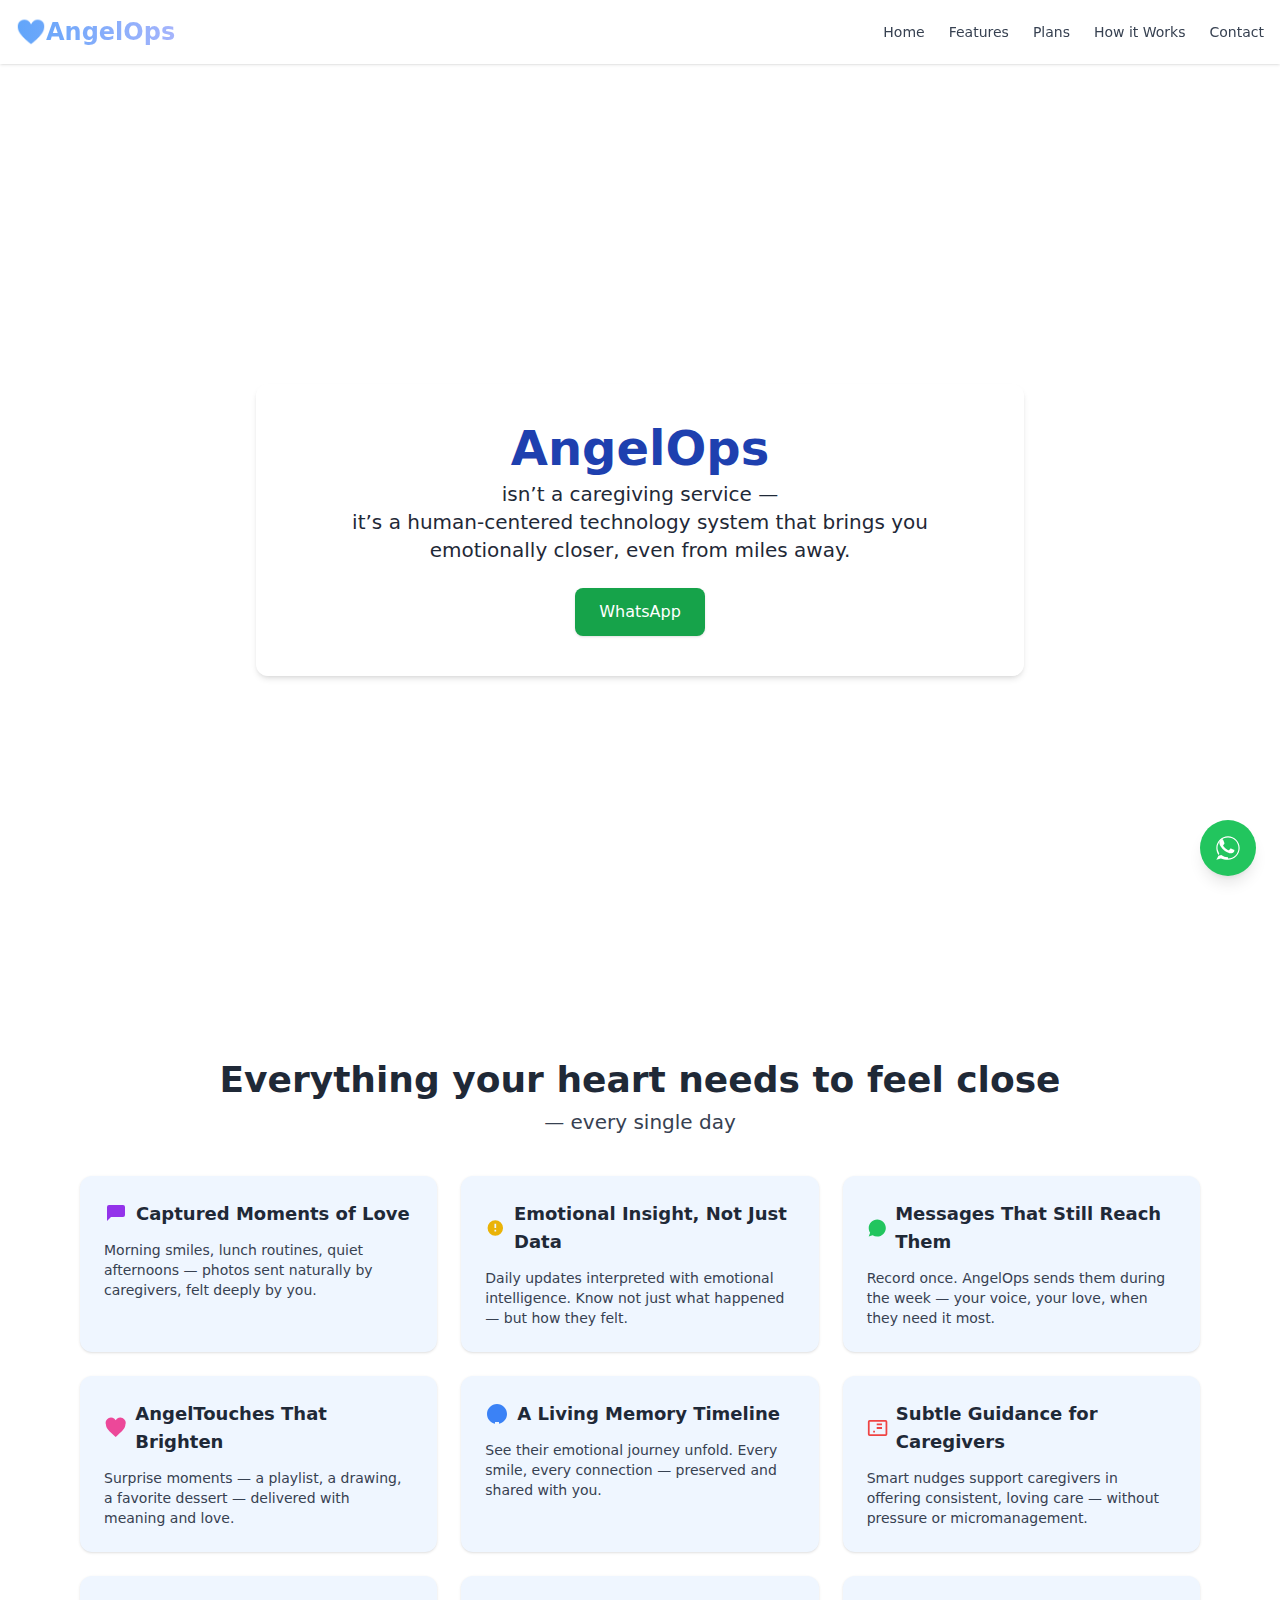
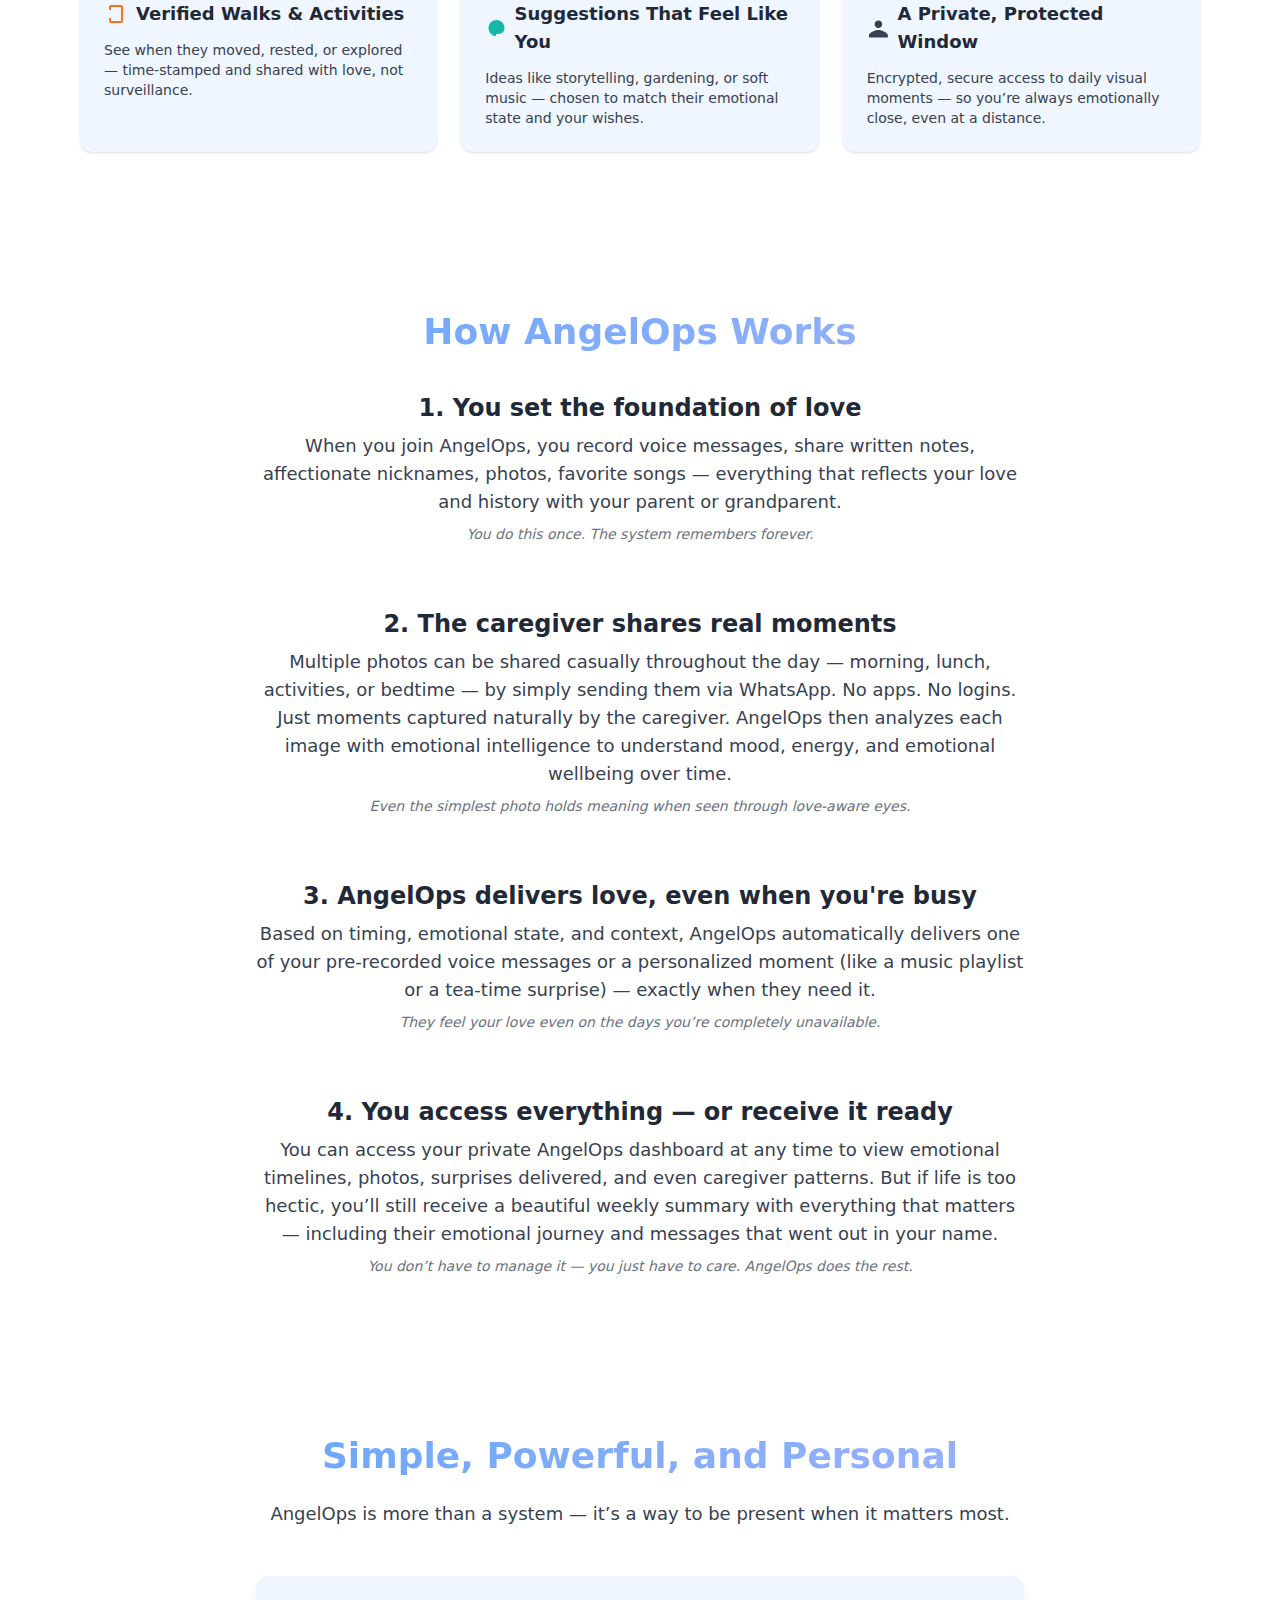
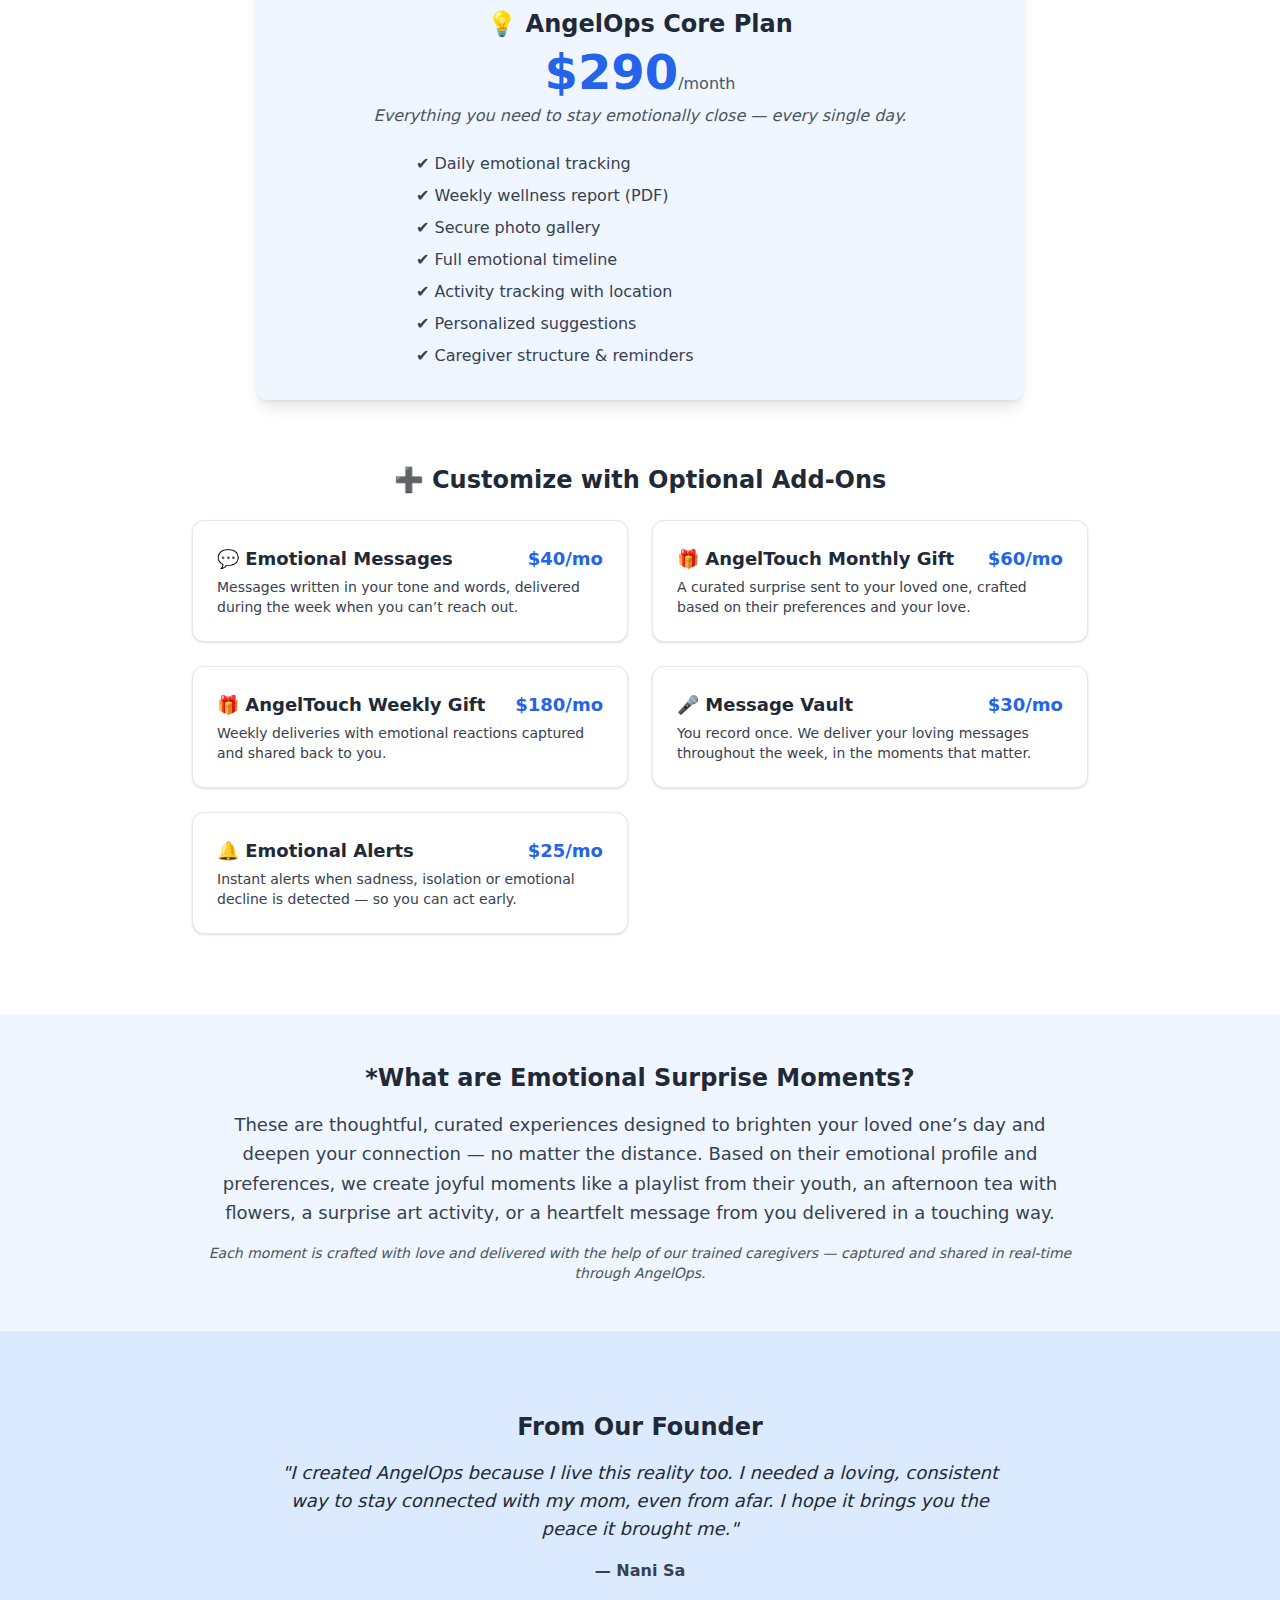
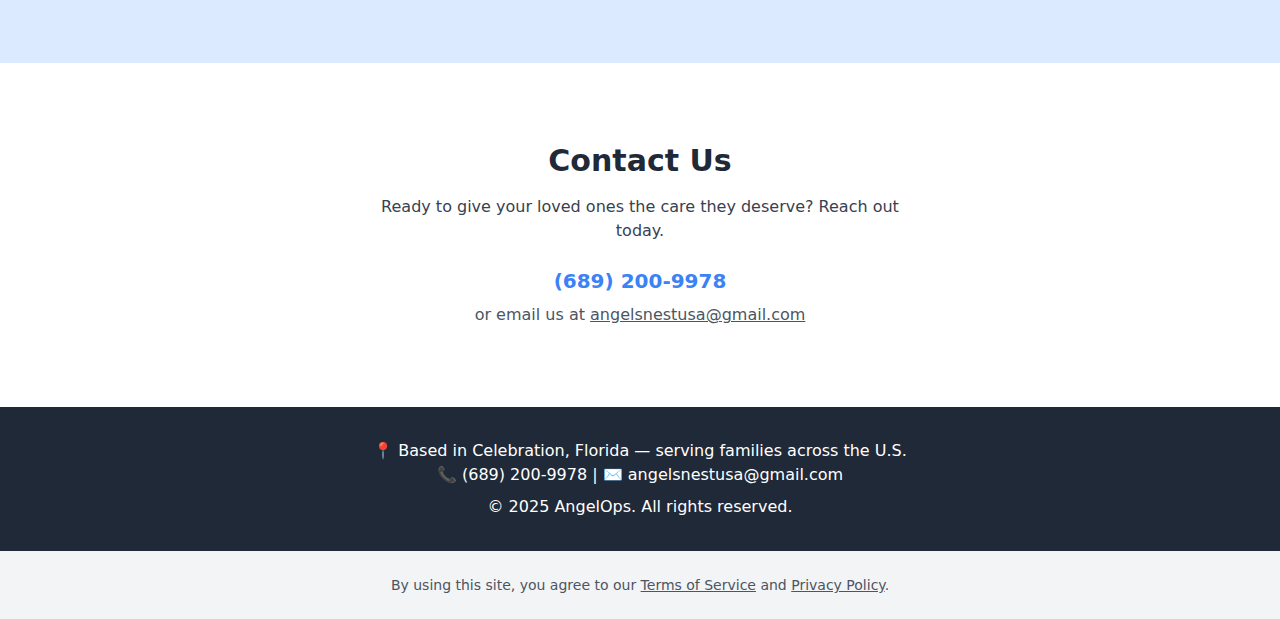
<file: index.html>
<!DOCTYPE html>
<html lang="en"><head><meta http-equiv="Content-Type" content="text/html; charset=UTF-8">
    <script>window.huggingface={variables:{"SPACE_CREATOR_USER_ID":"6818f69bd52bf7f92a956487"}};</script>
<style>
  html {
    scroll-behavior: smooth;
  }
</style>    
    <!-- Google Analytics -->
<script async="" src="./js"></script>
<script>
  window.dataLayer = window.dataLayer || [];
  function gtag(){dataLayer.push(arguments);}
  gtag('js', new Date());
  gtag('config', 'G-BFWBQD58TX');
</script>

  <!-- Open Graph Tags for Social Sharing -->
  <meta property="og:title" content="AngelOps – Caring like family. Operating like angels.">
  <meta property="og:description" content="Remote elderly care supervision with emotional insights and wellness updates. Peace of mind for families.">
  <meta property="og:image" content="https://bswh-p-001.sitecorecontenthub.cloud/api/public/content/1968fd19d2714a5d9690021ef978ecb5?v=13ecb713">
  <meta property="og:url" content="https://angelops.com">
  <meta property="og:type" content="website">
  <meta name="viewport" content="width=device-width, initial-scale=1.0">
  <title>AngelOps – Caring like family. Operating like angels.</title>
    <link rel="icon" type="image/x-icon" href="favicon.ico">
  <meta name="description" content="AngelOps offers remote elderly care supervision with emotional insights, 24/7 monitoring, and daily wellness updates. Peace of mind for families across the U.S.">
  <meta name="keywords" content="elderly care, remote monitoring, emotional wellbeing, AngelOps, senior supervision">
  <meta name="author" content="AngelOps by Nani Sa">
 <script src="./saved_resource"></script>
  <link href="./css2" rel="stylesheet">
  <style>
    html {
      scroll-behavior: smooth;
      font-family: 'Outfit', sans-serif;
    }
    .gradient-text {
      background: linear-gradient(to right, #60a5fa, #a5b4fc);
      -webkit-background-clip: text;
      -webkit-text-fill-color: transparent;
    }
  </style>
<style>*, ::before, ::after{--tw-border-spacing-x:0;--tw-border-spacing-y:0;--tw-translate-x:0;--tw-translate-y:0;--tw-rotate:0;--tw-skew-x:0;--tw-skew-y:0;--tw-scale-x:1;--tw-scale-y:1;--tw-pan-x: ;--tw-pan-y: ;--tw-pinch-zoom: ;--tw-scroll-snap-strictness:proximity;--tw-gradient-from-position: ;--tw-gradient-via-position: ;--tw-gradient-to-position: ;--tw-ordinal: ;--tw-slashed-zero: ;--tw-numeric-figure: ;--tw-numeric-spacing: ;--tw-numeric-fraction: ;--tw-ring-inset: ;--tw-ring-offset-width:0px;--tw-ring-offset-color:#fff;--tw-ring-color:rgb(59 130 246 / 0.5);--tw-ring-offset-shadow:0 0 #0000;--tw-ring-shadow:0 0 #0000;--tw-shadow:0 0 #0000;--tw-shadow-colored:0 0 #0000;--tw-blur: ;--tw-brightness: ;--tw-contrast: ;--tw-grayscale: ;--tw-hue-rotate: ;--tw-invert: ;--tw-saturate: ;--tw-sepia: ;--tw-drop-shadow: ;--tw-backdrop-blur: ;--tw-backdrop-brightness: ;--tw-backdrop-contrast: ;--tw-backdrop-grayscale: ;--tw-backdrop-hue-rotate: ;--tw-backdrop-invert: ;--tw-backdrop-opacity: ;--tw-backdrop-saturate: ;--tw-backdrop-sepia: ;--tw-contain-size: ;--tw-contain-layout: ;--tw-contain-paint: ;--tw-contain-style: }::backdrop{--tw-border-spacing-x:0;--tw-border-spacing-y:0;--tw-translate-x:0;--tw-translate-y:0;--tw-rotate:0;--tw-skew-x:0;--tw-skew-y:0;--tw-scale-x:1;--tw-scale-y:1;--tw-pan-x: ;--tw-pan-y: ;--tw-pinch-zoom: ;--tw-scroll-snap-strictness:proximity;--tw-gradient-from-position: ;--tw-gradient-via-position: ;--tw-gradient-to-position: ;--tw-ordinal: ;--tw-slashed-zero: ;--tw-numeric-figure: ;--tw-numeric-spacing: ;--tw-numeric-fraction: ;--tw-ring-inset: ;--tw-ring-offset-width:0px;--tw-ring-offset-color:#fff;--tw-ring-color:rgb(59 130 246 / 0.5);--tw-ring-offset-shadow:0 0 #0000;--tw-ring-shadow:0 0 #0000;--tw-shadow:0 0 #0000;--tw-shadow-colored:0 0 #0000;--tw-blur: ;--tw-brightness: ;--tw-contrast: ;--tw-grayscale: ;--tw-hue-rotate: ;--tw-invert: ;--tw-saturate: ;--tw-sepia: ;--tw-drop-shadow: ;--tw-backdrop-blur: ;--tw-backdrop-brightness: ;--tw-backdrop-contrast: ;--tw-backdrop-grayscale: ;--tw-backdrop-hue-rotate: ;--tw-backdrop-invert: ;--tw-backdrop-opacity: ;--tw-backdrop-saturate: ;--tw-backdrop-sepia: ;--tw-contain-size: ;--tw-contain-layout: ;--tw-contain-paint: ;--tw-contain-style: }/* ! tailwindcss v3.4.16 | MIT License | https://tailwindcss.com */*,::after,::before{box-sizing:border-box;border-width:0;border-style:solid;border-color:#e5e7eb}::after,::before{--tw-content:''}:host,html{line-height:1.5;-webkit-text-size-adjust:100%;-moz-tab-size:4;tab-size:4;font-family:ui-sans-serif, system-ui, sans-serif, "Apple Color Emoji", "Segoe UI Emoji", "Segoe UI Symbol", "Noto Color Emoji";font-feature-settings:normal;font-variation-settings:normal;-webkit-tap-highlight-color:transparent}body{margin:0;line-height:inherit}hr{height:0;color:inherit;border-top-width:1px}abbr:where([title]){-webkit-text-decoration:underline dotted;text-decoration:underline dotted}h1,h2,h3,h4,h5,h6{font-size:inherit;font-weight:inherit}a{color:inherit;text-decoration:inherit}b,strong{font-weight:bolder}code,kbd,pre,samp{font-family:ui-monospace, SFMono-Regular, Menlo, Monaco, Consolas, "Liberation Mono", "Courier New", monospace;font-feature-settings:normal;font-variation-settings:normal;font-size:1em}small{font-size:80%}sub,sup{font-size:75%;line-height:0;position:relative;vertical-align:baseline}sub{bottom:-.25em}sup{top:-.5em}table{text-indent:0;border-color:inherit;border-collapse:collapse}button,input,optgroup,select,textarea{font-family:inherit;font-feature-settings:inherit;font-variation-settings:inherit;font-size:100%;font-weight:inherit;line-height:inherit;letter-spacing:inherit;color:inherit;margin:0;padding:0}button,select{text-transform:none}button,input:where([type=button]),input:where([type=reset]),input:where([type=submit]){-webkit-appearance:button;background-color:transparent;background-image:none}:-moz-focusring{outline:auto}:-moz-ui-invalid{box-shadow:none}progress{vertical-align:baseline}::-webkit-inner-spin-button,::-webkit-outer-spin-button{height:auto}[type=search]{-webkit-appearance:textfield;outline-offset:-2px}::-webkit-search-decoration{-webkit-appearance:none}::-webkit-file-upload-button{-webkit-appearance:button;font:inherit}summary{display:list-item}blockquote,dd,dl,figure,h1,h2,h3,h4,h5,h6,hr,p,pre{margin:0}fieldset{margin:0;padding:0}legend{padding:0}menu,ol,ul{list-style:none;margin:0;padding:0}dialog{padding:0}textarea{resize:vertical}input::placeholder,textarea::placeholder{opacity:1;color:#9ca3af}[role=button],button{cursor:pointer}:disabled{cursor:default}audio,canvas,embed,iframe,img,object,svg,video{display:block;vertical-align:middle}img,video{max-width:100%;height:auto}[hidden]:where(:not([hidden=until-found])){display:none}.fixed{position:fixed}.absolute{position:absolute}.relative{position:relative}.left-0{left:0px}.top-0{top:0px}.right-0{right:0px}.bottom-6{bottom:1.5rem}.right-6{right:1.5rem}.z-50{z-index:50}.mx-auto{margin-left:auto;margin-right:auto}.mb-10{margin-bottom:2.5rem}.mb-12{margin-bottom:3rem}.mb-2{margin-bottom:0.5rem}.mb-4{margin-bottom:1rem}.mb-6{margin-bottom:1.5rem}.mt-10{margin-top:2.5rem}.mt-16{margin-top:4rem}.mt-2{margin-top:0.5rem}.mt-4{margin-top:1rem}.mt-6{margin-top:1.5rem}.block{display:block}.inline-block{display:inline-block}.flex{display:flex}.grid{display:grid}.hidden{display:none}.h-20{height:5rem}.h-screen{height:100vh}.h-14{height:3.5rem}.h-7{height:1.75rem}.w-full{width:100%}.w-14{width:3.5rem}.w-7{width:1.75rem}.max-w-7xl{max-width:80rem}.max-w-3xl{max-width:48rem}.max-w-4xl{max-width:56rem}.max-w-6xl{max-width:72rem}.max-w-xl{max-width:36rem}.grid-cols-1{grid-template-columns:repeat(1, minmax(0, 1fr))}.flex-col{flex-direction:column}.items-center{align-items:center}.justify-center{justify-content:center}.justify-between{justify-content:space-between}.gap-6{gap:1.5rem}.gap-8{gap:2rem}.space-x-6 > :not([hidden]) ~ :not([hidden]){--tw-space-x-reverse:0;margin-right:calc(1.5rem * var(--tw-space-x-reverse));margin-left:calc(1.5rem * calc(1 - var(--tw-space-x-reverse)))}.space-y-12 > :not([hidden]) ~ :not([hidden]){--tw-space-y-reverse:0;margin-top:calc(3rem * calc(1 - var(--tw-space-y-reverse)));margin-bottom:calc(3rem * var(--tw-space-y-reverse))}.space-y-2 > :not([hidden]) ~ :not([hidden]){--tw-space-y-reverse:0;margin-top:calc(0.5rem * calc(1 - var(--tw-space-y-reverse)));margin-bottom:calc(0.5rem * var(--tw-space-y-reverse))}.space-y-6 > :not([hidden]) ~ :not([hidden]){--tw-space-y-reverse:0;margin-top:calc(1.5rem * calc(1 - var(--tw-space-y-reverse)));margin-bottom:calc(1.5rem * var(--tw-space-y-reverse))}.rounded-2xl{border-radius:1rem}.rounded-full{border-radius:9999px}.rounded-lg{border-radius:0.5rem}.rounded-xl{border-radius:0.75rem}.rounded-bl-xl{border-bottom-left-radius:0.75rem}.border-4{border-width:4px}.border-blue-600{--tw-border-opacity:1;border-color:rgb(37 99 235 / var(--tw-border-opacity, 1))}.bg-white{--tw-bg-opacity:1;background-color:rgb(255 255 255 / var(--tw-bg-opacity, 1))}.bg-blue-100{--tw-bg-opacity:1;background-color:rgb(219 234 254 / var(--tw-bg-opacity, 1))}.bg-blue-50{--tw-bg-opacity:1;background-color:rgb(239 246 255 / var(--tw-bg-opacity, 1))}.bg-blue-500{--tw-bg-opacity:1;background-color:rgb(59 130 246 / var(--tw-bg-opacity, 1))}.bg-blue-600{--tw-bg-opacity:1;background-color:rgb(37 99 235 / var(--tw-bg-opacity, 1))}.bg-gray-100{--tw-bg-opacity:1;background-color:rgb(243 244 246 / var(--tw-bg-opacity, 1))}.bg-gray-50{--tw-bg-opacity:1;background-color:rgb(249 250 251 / var(--tw-bg-opacity, 1))}.bg-gray-800{--tw-bg-opacity:1;background-color:rgb(31 41 55 / var(--tw-bg-opacity, 1))}.bg-green-600{--tw-bg-opacity:1;background-color:rgb(22 163 74 / var(--tw-bg-opacity, 1))}.bg-green-500{--tw-bg-opacity:1;background-color:rgb(34 197 94 / var(--tw-bg-opacity, 1))}.bg-opacity-40{--tw-bg-opacity:0.4}.bg-cover{background-size:cover}.bg-center{background-position:center}.p-6{padding:1.5rem}.p-8{padding:2rem}.px-4{padding-left:1rem;padding-right:1rem}.py-4{padding-top:1rem;padding-bottom:1rem}.px-3{padding-left:0.75rem;padding-right:0.75rem}.px-6{padding-left:1.5rem;padding-right:1.5rem}.py-1{padding-top:0.25rem;padding-bottom:0.25rem}.py-12{padding-top:3rem;padding-bottom:3rem}.py-16{padding-top:4rem;padding-bottom:4rem}.py-2{padding-top:0.5rem;padding-bottom:0.5rem}.py-20{padding-top:5rem;padding-bottom:5rem}.py-3{padding-top:0.75rem;padding-bottom:0.75rem}.py-6{padding-top:1.5rem;padding-bottom:1.5rem}.py-8{padding-top:2rem;padding-bottom:2rem}.text-left{text-align:left}.text-center{text-align:center}.text-2xl{font-size:1.5rem;line-height:2rem}.text-sm{font-size:0.875rem;line-height:1.25rem}.text-3xl{font-size:1.875rem;line-height:2.25rem}.text-4xl{font-size:2.25rem;line-height:2.5rem}.text-5xl{font-size:3rem;line-height:1}.text-base{font-size:1rem;line-height:1.5rem}.text-lg{font-size:1.125rem;line-height:1.75rem}.text-xl{font-size:1.25rem;line-height:1.75rem}.text-xs{font-size:0.75rem;line-height:1rem}.font-bold{font-weight:700}.font-medium{font-weight:500}.font-extrabold{font-weight:800}.font-normal{font-weight:400}.font-semibold{font-weight:600}.italic{font-style:italic}.leading-relaxed{line-height:1.625}.text-gray-700{--tw-text-opacity:1;color:rgb(55 65 81 / var(--tw-text-opacity, 1))}.text-gray-800{--tw-text-opacity:1;color:rgb(31 41 55 / var(--tw-text-opacity, 1))}.text-blue-500{--tw-text-opacity:1;color:rgb(59 130 246 / var(--tw-text-opacity, 1))}.text-blue-600{--tw-text-opacity:1;color:rgb(37 99 235 / var(--tw-text-opacity, 1))}.text-blue-800{--tw-text-opacity:1;color:rgb(30 64 175 / var(--tw-text-opacity, 1))}.text-gray-600{--tw-text-opacity:1;color:rgb(75 85 99 / var(--tw-text-opacity, 1))}.text-gray-900{--tw-text-opacity:1;color:rgb(17 24 39 / var(--tw-text-opacity, 1))}.text-white{--tw-text-opacity:1;color:rgb(255 255 255 / var(--tw-text-opacity, 1))}.underline{-webkit-text-decoration-line:underline;text-decoration-line:underline}.shadow{--tw-shadow:0 1px 3px 0 rgb(0 0 0 / 0.1), 0 1px 2px -1px rgb(0 0 0 / 0.1);--tw-shadow-colored:0 1px 3px 0 var(--tw-shadow-color), 0 1px 2px -1px var(--tw-shadow-color);box-shadow:var(--tw-ring-offset-shadow, 0 0 #0000), var(--tw-ring-shadow, 0 0 #0000), var(--tw-shadow)}.shadow-md{--tw-shadow:0 4px 6px -1px rgb(0 0 0 / 0.1), 0 2px 4px -2px rgb(0 0 0 / 0.1);--tw-shadow-colored:0 4px 6px -1px var(--tw-shadow-color), 0 2px 4px -2px var(--tw-shadow-color);box-shadow:var(--tw-ring-offset-shadow, 0 0 #0000), var(--tw-ring-shadow, 0 0 #0000), var(--tw-shadow)}.shadow-lg{--tw-shadow:0 10px 15px -3px rgb(0 0 0 / 0.1), 0 4px 6px -4px rgb(0 0 0 / 0.1);--tw-shadow-colored:0 10px 15px -3px var(--tw-shadow-color), 0 4px 6px -4px var(--tw-shadow-color);box-shadow:var(--tw-ring-offset-shadow, 0 0 #0000), var(--tw-ring-shadow, 0 0 #0000), var(--tw-shadow)}.transition{transition-property:color, background-color, border-color, fill, stroke, opacity, box-shadow, transform, filter, -webkit-text-decoration-color, -webkit-backdrop-filter;transition-property:color, background-color, border-color, text-decoration-color, fill, stroke, opacity, box-shadow, transform, filter, backdrop-filter;transition-property:color, background-color, border-color, text-decoration-color, fill, stroke, opacity, box-shadow, transform, filter, backdrop-filter, -webkit-text-decoration-color, -webkit-backdrop-filter;transition-timing-function:cubic-bezier(0.4, 0, 0.2, 1);transition-duration:150ms}.transition-transform{transition-property:transform;transition-timing-function:cubic-bezier(0.4, 0, 0.2, 1);transition-duration:150ms}.hover\:scale-105:hover{--tw-scale-x:1.05;--tw-scale-y:1.05;transform:translate(var(--tw-translate-x), var(--tw-translate-y)) rotate(var(--tw-rotate)) skewX(var(--tw-skew-x)) skewY(var(--tw-skew-y)) scaleX(var(--tw-scale-x)) scaleY(var(--tw-scale-y))}.hover\:bg-blue-600:hover{--tw-bg-opacity:1;background-color:rgb(37 99 235 / var(--tw-bg-opacity, 1))}.hover\:bg-blue-700:hover{--tw-bg-opacity:1;background-color:rgb(29 78 216 / var(--tw-bg-opacity, 1))}.hover\:bg-green-700:hover{--tw-bg-opacity:1;background-color:rgb(21 128 61 / var(--tw-bg-opacity, 1))}.hover\:bg-green-600:hover{--tw-bg-opacity:1;background-color:rgb(22 163 74 / var(--tw-bg-opacity, 1))}.hover\:text-blue-500:hover{--tw-text-opacity:1;color:rgb(59 130 246 / var(--tw-text-opacity, 1))}.hover\:text-blue-600:hover{--tw-text-opacity:1;color:rgb(37 99 235 / var(--tw-text-opacity, 1))}.focus\:outline-none:focus{outline:2px solid transparent;outline-offset:2px}@media (min-width: 640px){.sm\:grid-cols-2{grid-template-columns:repeat(2, minmax(0, 1fr))}}@media (min-width: 768px){.md\:flex{display:flex}.md\:hidden{display:none}.md\:w-1\/3{width:33.333333%}.md\:grid-cols-3{grid-template-columns:repeat(3, minmax(0, 1fr))}.md\:flex-row{flex-direction:row}.md\:flex-row-reverse{flex-direction:row-reverse}.md\:space-x-6 > :not([hidden]) ~ :not([hidden]){--tw-space-x-reverse:0;margin-right:calc(1.5rem * var(--tw-space-x-reverse));margin-left:calc(1.5rem * calc(1 - var(--tw-space-x-reverse)))}.md\:space-y-0 > :not([hidden]) ~ :not([hidden]){--tw-space-y-reverse:0;margin-top:calc(0px * calc(1 - var(--tw-space-y-reverse)));margin-bottom:calc(0px * var(--tw-space-y-reverse))}.md\:p-10{padding:2.5rem}.md\:text-4xl{font-size:2.25rem;line-height:2.5rem}.md\:text-5xl{font-size:3rem;line-height:1}.md\:text-6xl{font-size:3.75rem;line-height:1}.md\:text-xl{font-size:1.25rem;line-height:1.75rem}}</style></head>
<body class="bg-white text-gray-800">

    
<!-- Navigation -->
<header class="bg-white shadow fixed top-0 left-0 w-full z-50">
  <div class="max-w-7xl mx-auto px-4 py-4 flex justify-between items-center">
    <h1 class="text-2xl font-bold gradient-text">❤️AngelOps</h1>
       <nav class="hidden md:flex space-x-6 text-sm font-medium">
      <a href="#hero" class="text-gray-700 hover:text-blue-500">Home</a>
      <a href="#included" class="text-gray-700 hover:text-blue-500">Features</a>
      <a href="#plans" class="text-gray-700 hover:text-blue-500">Plans</a>
      <a href="#how-it-works" class="text-gray-700 hover:text-blue-500">How it Works</a>
      <a href="#contact" class="text-gray-700 hover:text-blue-500">Contact</a>
    </nav>
    <div class="md:hidden relative">
      <button id="menu-btn" class="text-gray-700 focus:outline-none">
        ☰
      </button>
    </div>
    <script>
      document.getElementById('menu-btn').addEventListener('click', function () {
        const menu = document.getElementById('mobile-menu');
        menu.classList.toggle('hidden');
      });
    </script>
    <div class="md:hidden">

        
<!-- Mobile menu toggle can go here -->
    </div>
  </div>
</header>
<div class="h-20"></div>

    
<!-- Hero Section with Background Image -->
<section id="hero" class="relative bg-cover bg-center h-screen flex items-center justify-center" style="background-image: url(&#39;https://bswh-p-001.sitecorecontenthub.cloud/api/public/content/1968fd19d2714a5d9690021ef978ecb5?v=13ecb713&#39;);">
  <div class="bg-white bg-opacity-40 p-8 md:p-10 rounded-xl text-center max-w-3xl mx-auto shadow-md">
    <h1 class="text-3xl md:text-5xl font-bold text-blue-800 mb-2">AngelOps</h1>
    <p class="text-lg md:text-xl text-gray-800 font-medium leading-relaxed">
      isn’t a caregiving service —<br>
      it’s a human-centered technology system that brings you emotionally closer, even from miles away.
    </p>
    <a href="https://wa.me/16892007798" target="_blank" class="mt-6 inline-block bg-green-600 hover:bg-green-700 text-white font-medium py-3 px-6 rounded-lg text-base shadow transition">
      WhatsApp</a>
  </div>
</section>

<!-- Cards Section -->
<section id="included" class="py-20 bg-white">
  <div class="max-w-6xl mx-auto px-4">
    <h2 class="text-3xl md:text-4xl font-bold text-center mb-2">Everything your heart needs to feel close</h2>
    <p class="text-xl text-gray-700 text-center mb-10">— every single day</p>

    <!-- Grid layout for desktop -->
    <div class="hidden md:grid grid-cols-1 md:grid-cols-3 gap-6">
      
      <!-- 1 -->
      <div class="bg-blue-50 p-6 rounded-xl shadow">
        <div class="flex items-center mb-3">
          <svg class="w-6 h-6 text-purple-600 mr-2" fill="currentColor" viewBox="0 0 24 24"><path d="M21 19V5a2 2 0 0 0-2-2H5a2 2 0 0 0-2 2v14l4-4h12a2 2 0 0 0 2-2z"/></svg>
          <h3 class="text-lg font-semibold">Captured Moments of Love</h3>
        </div>
        <p class="text-gray-700 text-sm">Morning smiles, lunch routines, quiet afternoons — photos sent naturally by caregivers, felt deeply by you.</p>
      </div>

      <!-- 2 -->
      <div class="bg-blue-50 p-6 rounded-xl shadow">
        <div class="flex items-center mb-3">
          <svg class="w-6 h-6 text-yellow-500 mr-2" fill="currentColor" viewBox="0 0 24 24"><path d="M12 3a9 9 0 1 0 0 18 9 9 0 0 0 0-18zm1 13h-2v-2h2v2zm0-4h-2V7h2v5z"/></svg>
          <h3 class="text-lg font-semibold">Emotional Insight, Not Just Data</h3>
        </div>
        <p class="text-gray-700 text-sm">Daily updates interpreted with emotional intelligence. Know not just what happened — but how they felt.</p>
      </div>

      <!-- 3 -->
      <div class="bg-blue-50 p-6 rounded-xl shadow">
        <div class="flex items-center mb-3">
          <svg class="w-6 h-6 text-green-500 mr-2" fill="currentColor" viewBox="0 0 24 24"><path d="M12 22c5.52 0 10-4.48 10-10S17.52 2 12 2 2 6.48 2 12c0 2.03.61 3.91 1.65 5.48L2 22l4.52-1.65A9.928 9.928 0 0 0 12 22z"/></svg>
          <h3 class="text-lg font-semibold">Messages That Still Reach Them</h3>
        </div>
        <p class="text-gray-700 text-sm">Record once. AngelOps sends them during the week — your voice, your love, when they need it most.</p>
      </div>

      <!-- 4 -->
      <div class="bg-blue-50 p-6 rounded-xl shadow">
        <div class="flex items-center mb-3">
          <svg class="w-6 h-6 text-pink-500 mr-2" fill="currentColor" viewBox="0 0 24 24"><path d="M12 21.35l-1.45-1.32C5.4 15.36 2 12.28 2 8.5A5.5 5.5 0 0 1 12 4a5.5 5.5 0 0 1 10 4.5c0 3.78-3.4 6.86-8.55 11.54L12 21.35z"/></svg>
          <h3 class="text-lg font-semibold">AngelTouches That Brighten</h3>
        </div>
        <p class="text-gray-700 text-sm">Surprise moments — a playlist, a drawing, a favorite dessert — delivered with meaning and love.</p>
      </div>

      <!-- 5 -->
      <div class="bg-blue-50 p-6 rounded-xl shadow">
        <div class="flex items-center mb-3">
          <svg class="w-6 h-6 text-blue-500 mr-2" fill="currentColor" viewBox="0 0 24 24"><path d="M12 8c-2.21 0-4 1.79-4 4s1.79 4 4 4a4 4 0 1 0 0-8zm0-6C6.48 2 2 6.48 2 12c0 4.84 3.44 8.87 8 9.8V20h4v1.8c4.56-.93 8-4.96 8-9.8 0-5.52-4.48-10-10-10z"/></svg>
          <h3 class="text-lg font-semibold">A Living Memory Timeline</h3>
        </div>
        <p class="text-gray-700 text-sm">See their emotional journey unfold. Every smile, every connection — preserved and shared with you.</p>
      </div>

      <!-- 6 -->
      <div class="bg-blue-50 p-6 rounded-xl shadow">
        <div class="flex items-center mb-3">
          <svg class="w-6 h-6 text-red-500 mr-2" fill="currentColor" viewBox="0 0 24 24"><path d="M9 17H7v-2h2v2zm8-8h-6V7h6v2zm0 4h-6v-2h6v2zM3 5v14h18V5H3zm0-2h18a2 2 0 0 1 2 2v14a2 2 0 0 1-2 2H3a2 2 0 0 1-2-2V5a2 2 0 0 1 2-2z"/></svg>
          <h3 class="text-lg font-semibold">Subtle Guidance for Caregivers</h3>
        </div>
        <p class="text-gray-700 text-sm">Smart nudges support caregivers in offering consistent, loving care — without pressure or micromanagement.</p>
      </div>

      <!-- 7 -->
      <div class="bg-blue-50 p-6 rounded-xl shadow">
        <div class="flex items-center mb-3">
          <svg class="w-6 h-6 text-orange-500 mr-2" fill="currentColor" viewBox="0 0 24 24"><path d="M17 3H7a2 2 0 0 0-2 2v3h2V5h10v14H7v-3H5v3a2 2 0 0 0 2 2h10a2 2 0 0 0 2-2V5a2 2 0 0 0-2-2z"/></svg>
          <h3 class="text-lg font-semibold">Verified Walks & Activities</h3>
        </div>
        <p class="text-gray-700 text-sm">See when they moved, rested, or explored — time-stamped and shared with love, not surveillance.</p>
      </div>

      <!-- 8 -->
      <div class="bg-blue-50 p-6 rounded-xl shadow">
        <div class="flex items-center mb-3">
          <svg class="w-6 h-6 text-teal-500 mr-2" fill="currentColor" viewBox="0 0 24 24"><path d="M13 3c-4.97 0-9 4.03-9 9 0 4.05 2.7 7.45 6.5 8.66V21h2v-2.34C19.3 19.45 22 16.05 22 12c0-4.97-4.03-9-9-9z"/></svg>
          <h3 class="text-lg font-semibold">Suggestions That Feel Like You</h3>
        </div>
        <p class="text-gray-700 text-sm">Ideas like storytelling, gardening, or soft music — chosen to match their emotional state and your wishes.</p>
      </div>

      <!-- 9 -->
      <div class="bg-blue-50 p-6 rounded-xl shadow">
        <div class="flex items-center mb-3">
          <svg class="w-6 h-6 text-gray-700 mr-2" fill="currentColor" viewBox="0 0 24 24"><path d="M12 12c2.21 0 4-1.79 4-4S14.21 4 12 4 8 5.79 8 8s1.79 4 4 4zM2 20c0-4 8-6 10-6s10 2 10 6v2H2v-2z"/></svg>
          <h3 class="text-lg font-semibold">A Private, Protected Window</h3>
        </div>
        <p class="text-gray-700 text-sm">Encrypted, secure access to daily visual moments — so you’re always emotionally close, even at a distance.</p>
      </div>

    </div>

  <!-- Accordion for mobile only -->
<div class="md:hidden mt-8 space-y-4">

  <details class="bg-blue-50 p-4 rounded-lg shadow">
    <summary class="font-semibold">💜 Captured Moments of Love</summary>
    <p class="mt-2 text-sm text-gray-700">Morning smiles, lunch routines, quiet afternoons — photos sent naturally by caregivers, felt deeply by you.</p>
  </details>

  <details class="bg-blue-50 p-4 rounded-lg shadow">
    <summary class="font-semibold">😊 Emotional Insight, Not Just Data</summary>
    <p class="mt-2 text-sm text-gray-700">Daily updates interpreted with emotional intelligence. Know not just what happened — but how they felt.</p>
  </details>

  <details class="bg-blue-50 p-4 rounded-lg shadow">
    <summary class="font-semibold">💬 Messages That Still Reach Them</summary>
    <p class="mt-2 text-sm text-gray-700">Record once. AngelOps sends them during the week — your voice, your love, when they need it most.</p>
  </details>

  <details class="bg-blue-50 p-4 rounded-lg shadow">
    <summary class="font-semibold">🏱 AngelTouches That Brighten</summary>
    <p class="mt-2 text-sm text-gray-700">Surprise moments — a playlist, a drawing, a favorite dessert — delivered with meaning and love.</p>
  </details>

  <details class="bg-blue-50 p-4 rounded-lg shadow">
    <summary class="font-semibold">📊 A Living Memory Timeline</summary>
    <p class="mt-2 text-sm text-gray-700">See their emotional journey unfold. Every smile, every connection — preserved and shared with you.</p>
  </details>

  <details class="bg-blue-50 p-4 rounded-lg shadow">
    <summary class="font-semibold">🧠 Subtle Guidance for Caregivers</summary>
    <p class="mt-2 text-sm text-gray-700">Smart nudges support caregivers in offering consistent, loving care — without pressure or micromanagement.</p>
  </details>

  <details class="bg-blue-50 p-4 rounded-lg shadow">
    <summary class="font-semibold">📍 Verified Walks & Activities</summary>
    <p class="mt-2 text-sm text-gray-700">See when they moved, rested, or explored — time-stamped and shared with love, not surveillance.</p>
  </details>

  <details class="bg-blue-50 p-4 rounded-lg shadow">
    <summary class="font-semibold">🌱 Suggestions That Feel Like You</summary>
    <p class="mt-2 text-sm text-gray-700">Ideas like storytelling, gardening, or soft music — chosen to match their emotional state and your wishes.</p>
  </details>

  <details class="bg-blue-50 p-4 rounded-lg shadow">
    <summary class="font-semibold">📷 A Private, Protected Window</summary>
    <p class="mt-2 text-sm text-gray-700">Encrypted, secure access to daily visual moments — so you’re always emotionally close, even at a distance.</p>
  </details>

</div>

</section>


<!-- How it Works Section -->    
<section id="how-it-works" class="py-20 bg-white">
  <div class="max-w-6xl mx-auto px-4 text-center">
    <h2 class="text-4xl font-bold mb-10 gradient-text">How AngelOps Works</h2>

    <div class="space-y-16 text-left md:text-center">

      <!-- Step 1 -->
      <div>
        <h3 class="text-2xl font-semibold mb-2">1. You set the foundation of love</h3>
        <p class="text-gray-700 text-lg max-w-3xl mx-auto">
          When you join AngelOps, you record voice messages, share written notes, affectionate nicknames, photos, favorite songs — everything that reflects your love and history with your parent or grandparent.
        </p>
        <p class="mt-2 text-sm text-gray-500 italic">You do this once. The system remembers forever.</p>
      </div>

      <!-- Step 2 -->
      <div>
        <h3 class="text-2xl font-semibold mb-2">2. The caregiver shares real moments</h3>
        <p class="text-gray-700 text-lg max-w-3xl mx-auto">
          Multiple photos can be shared casually throughout the day — morning, lunch, activities, or bedtime — by simply sending them via WhatsApp. No apps. No logins. Just moments captured naturally by the caregiver. AngelOps then analyzes each image with emotional intelligence to understand mood, energy, and emotional wellbeing over time.
        </p>
        <p class="mt-2 text-sm text-gray-500 italic">Even the simplest photo holds meaning when seen through love-aware eyes.</p>
      </div>

      <!-- Step 3 -->
      <div>
        <h3 class="text-2xl font-semibold mb-2">3. AngelOps delivers love, even when you're busy</h3>
        <p class="text-gray-700 text-lg max-w-3xl mx-auto">
          Based on timing, emotional state, and context, AngelOps automatically delivers one of your pre-recorded voice messages or a personalized moment (like a music playlist or a tea-time surprise) — exactly when they need it.
        </p>
        <p class="mt-2 text-sm text-gray-500 italic">They feel your love even on the days you’re completely unavailable.</p>
      </div>

      <!-- Step 4 -->
      <div>
        <h3 class="text-2xl font-semibold mb-2">4. You access everything — or receive it ready</h3>
        <p class="text-gray-700 text-lg max-w-3xl mx-auto">
          You can access your private AngelOps dashboard at any time to view emotional timelines, photos, surprises delivered, and even caregiver patterns. But if life is too hectic, you’ll still receive a beautiful weekly summary with everything that matters — including their emotional journey and messages that went out in your name.
        </p>
        <p class="mt-2 text-sm text-gray-500 italic">You don’t have to manage it — you just have to care. AngelOps does the rest.</p>
      </div>

    </div>
  </div>
</section>

    
<!-- Pricing Plans -->
<section id="pricing" class="py-20 bg-white">
  <div class="max-w-6xl mx-auto px-4 text-center">
    <h2 class="text-4xl font-bold mb-6 gradient-text">Simple, Powerful, and Personal</h2>
    <p class="text-lg text-gray-700 mb-12">AngelOps is more than a system — it’s a way to be present when it matters most.</p>

    <!-- Plano base -->
    <div class="bg-blue-50 p-8 rounded-xl shadow-lg max-w-3xl mx-auto mb-16">
      <h3 class="text-2xl font-bold mb-2">💡 AngelOps Core Plan</h3>
      <p class="text-5xl font-bold text-blue-600 mb-2">$290<span class="text-base font-normal text-gray-600">/month</span></p>
      <p class="text-gray-600 mb-6 italic">Everything you need to stay emotionally close — every single day.</p>
      <ul class="text-left text-gray-700 space-y-2 max-w-md mx-auto">
        <li>✔ Daily emotional tracking</li>
        <li>✔ Weekly wellness report (PDF)</li>
        <li>✔ Secure photo gallery</li>
        <li>✔ Full emotional timeline</li>
        <li>✔ Activity tracking with location</li>
        <li>✔ Personalized suggestions</li>
        <li>✔ Caregiver structure & reminders</li>
      </ul>
    </div>

    <!-- Adicionais -->
    <h3 class="text-2xl font-semibold mb-6">➕ Customize with Optional Add-Ons</h3>
    <div class="grid grid-cols-1 md:grid-cols-2 gap-6 text-left max-w-4xl mx-auto">

      <div class="bg-white p-6 rounded-xl shadow border border-gray-200">
        <h4 class="text-lg font-semibold mb-1">💬 Emotional Messages <span class="text-blue-600 float-right">$40/mo</span></h4>
        <p class="text-sm text-gray-700">Messages written in your tone and words, delivered during the week when you can’t reach out.</p>
      </div>

      <div class="bg-white p-6 rounded-xl shadow border border-gray-200">
        <h4 class="text-lg font-semibold mb-1">🎁 AngelTouch Monthly Gift <span class="text-blue-600 float-right">$60/mo</span></h4>
        <p class="text-sm text-gray-700">A curated surprise sent to your loved one, crafted based on their preferences and your love.</p>
      </div>

      <div class="bg-white p-6 rounded-xl shadow border border-gray-200">
        <h4 class="text-lg font-semibold mb-1">🎁 AngelTouch Weekly Gift <span class="text-blue-600 float-right">$180/mo</span></h4>
        <p class="text-sm text-gray-700">Weekly deliveries with emotional reactions captured and shared back to you.</p>
      </div>

      <div class="bg-white p-6 rounded-xl shadow border border-gray-200">
        <h4 class="text-lg font-semibold mb-1">🎤 Message Vault <span class="text-blue-600 float-right">$30/mo</span></h4>
        <p class="text-sm text-gray-700">You record once. We deliver your loving messages throughout the week, in the moments that matter.</p>
      </div>

      <div class="bg-white p-6 rounded-xl shadow border border-gray-200">
        <h4 class="text-lg font-semibold mb-1">🔔 Emotional Alerts <span class="text-blue-600 float-right">$25/mo</span></h4>
        <p class="text-sm text-gray-700">Instant alerts when sadness, isolation or emotional decline is detected — so you can act early.</p>
      </div>

    </div>
  </div>
</section>


     
    <!-- Explanation: Emotional Surprise Moments -->
<section class="py-12 bg-blue-50 text-center">
  <div class="max-w-4xl mx-auto px-4">
    <h3 class="text-2xl font-bold mb-4">*What are Emotional Surprise Moments?</h3>
    <p class="text-lg text-gray-700 leading-relaxed">
      These are thoughtful, curated experiences designed to brighten your loved one’s day and deepen your connection — no matter the distance. Based on their emotional profile and preferences, we create joyful moments like a playlist from their youth, an afternoon tea with flowers, a surprise art activity, or a heartfelt message from you delivered in a touching way.
    </p>
    <p class="mt-4 text-gray-600 italic text-sm">
      Each moment is crafted with love and delivered with the help of our trained caregivers — captured and shared in real-time through AngelOps.
    </p>
  </div>
</section>

    <!-- Founder Section -->
<section class="py-20 bg-blue-100 text-center">
  <div class="max-w-3xl mx-auto px-4">
    <h2 class="text-2xl font-bold mb-4">From Our Founder</h2>
    <p class="text-lg text-gray-800 italic">
      "I created AngelOps because I live this reality too. I needed a loving, consistent way to stay connected with my mom, even from afar. I hope it brings you the peace it brought me."
    </p>
    <p class="mt-4 font-semibold text-gray-700">— Nani Sa</p>
  </div>
</section>

<!-- Contact Section -->
<section id="contact" class="py-20 bg-white text-center">
  <div class="max-w-xl mx-auto px-4">
    <h3 class="text-3xl font-semibold mb-4">Contact Us</h3>
    <p class="mb-6 text-gray-700">Ready to give your loved ones the care they deserve? Reach out today.</p>
    <a href="tel:+16892009978" class="block text-blue-500 text-xl font-semibold">(689) 200-9978</a>
    <p class="mt-2 text-gray-600">or email us at <a href="mailto:angelsnestusa@gmail.com" class="underline">angelsnestusa@gmail.com</a></p>
  </div>
</section>

<!-- Footer Section -->
<footer class="bg-gray-800 text-white text-center py-8">
  <p>📍 Based in Celebration, Florida — serving families across the U.S.</p>
  <p>📞 (689) 200-9978 | ✉️ angelsnestusa@gmail.com</p>
  <p class="mt-2">© 2025 AngelOps. All rights reserved.</p>
</footer>
<!-- Terms and Privacy -->
<section class="bg-gray-100 text-center py-6 text-sm text-gray-600">
  <p>
    By using this site, you agree to our
    <a href="https://naniccunha-angel-ops-vale-esse.static.hf.space/index.html#" class="underline hover:text-blue-600">Terms of Service</a> and
    <a href="https://naniccunha-angel-ops-vale-esse.static.hf.space/index.html#" class="underline hover:text-blue-600">Privacy Policy</a>.
  </p>
</section>
<script>
  const navLinks = document.querySelectorAll('nav a');
  const sections = Array.from(navLinks).map(link => document.querySelector(link.getAttribute('href')));
  window.addEventListener('scroll', () => {
    const scrollY = window.scrollY + 100;
    sections.forEach((section, index) => {
      if (section && section.offsetTop <= scrollY && section.offsetTop + section.offsetHeight > scrollY) {
        navLinks.forEach(link => link.classList.remove('text-blue-600', 'font-semibold'));
        navLinks[index].classList.add('text-blue-600', 'font-semibold');
      }
    });
  });
</script>
<a href="https://wa.me/16892007798" target="_blank" class="fixed bottom-6 right-6 z-50 bg-green-500 hover:bg-green-600 text-white w-14 h-14 flex items-center justify-center rounded-full shadow-lg transition-transform hover:scale-105">
  <svg class="w-7 h-7" viewBox="0 0 24 24" fill="currentColor" xmlns="http://www.w3.org/2000/svg">
    <path d="M16.7 13.4c-.3-.1-1.8-.9-2.1-1s-.5-.1-.7.2-.8 1-1 1.2-.4.2-.7.1c-.4-.2-1.4-.5-2.5-1.6-.9-.8-1.6-1.9-1.8-2.2s0-.5.2-.7.4-.4.5-.6.2-.3.3-.5 0-.4 0-.6-.7-1.9-1-2.6c-.3-.7-.6-.6-.8-.6h-.7c-.2 0-.5.1-.8.5s-1 1.1-1 2.6 1 2.9 1.2 3.1c.1.2 2.3 3.6 5.5 5 .8.4 1.4.6 1.9.7.8.3 1.5.2 2 .1.6-.1 1.8-.8 2.1-1.5.2-.7.2-1.3.1-1.4s-.2-.2-.5-.3z"></path>
    <path d="M12 2C6.5 2 2 6.5 2 12c0 2.3.8 4.5 2.1 6.2L2 22l3.9-1.1C7.5 21.5 9.7 22 12 22c5.5 0 10-4.5 10-10S17.5 2 12 2zm0 18c-2 .1-3.9-.6-5.4-1.7l-.4-.3-2.3.6.6-2.2-.3-.4C3.6 14.6 3 13.3 3 12c0-5 4-9 9-9s9 4 9 9-4 9-9 9z"></path>
  </svg>
</a>
    <script>
  document.querySelectorAll('a[href^="#"]').forEach(anchor => {
    anchor.addEventListener('click', function(e) {
      const targetId = this.getAttribute('href').substring(1);
      const target = document.getElementById(targetId);
      if (target) {
        e.preventDefault();
        const headerOffset = 80; // altura do seu header fixo
        const elementPosition = target.getBoundingClientRect().top;
        const offsetPosition = elementPosition + window.scrollY - headerOffset;

        window.scrollTo({
          top: offsetPosition,
          behavior: "smooth"
        });
      }
    });
  });
</script>

</body></html>
</file>
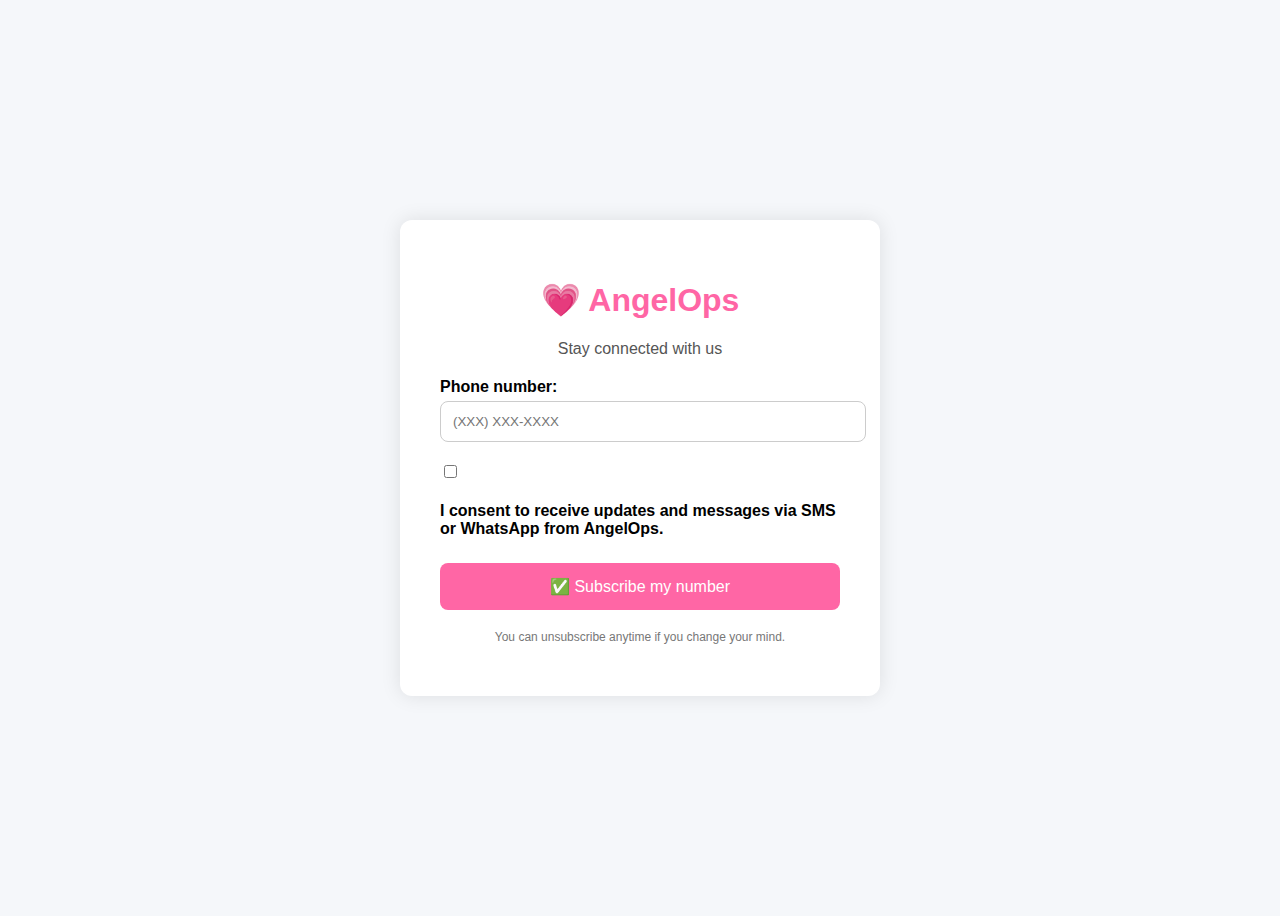
<file: subscribe.html>
<!DOCTYPE html>
<html lang="en">
<head>
  <meta charset="UTF-8" />
  <meta name="viewport" content="width=device-width, initial-scale=1.0"/>
  <title>Subscribe My Number | AngelOps</title>
  <style>
    body {
      font-family: 'Arial', sans-serif;
      background-color: #f5f7fa;
      display: flex;
      justify-content: center;
      align-items: center;
      height: 100vh;
    }
    .container {
      background: #fff;
      padding: 40px;
      border-radius: 12px;
      box-shadow: 0 0 20px rgba(0,0,0,0.1);
      max-width: 400px;
      width: 100%;
    }
    h1 {
      text-align: center;
      color: #ff66a5;
    }
    p {
      text-align: center;
      color: #555;
    }
    label {
      display: block;
      margin-top: 20px;
      font-weight: bold;
    }
    input[type="tel"] {
      width: 100%;
      padding: 12px;
      margin-top: 5px;
      border: 1px solid #ccc;
      border-radius: 8px;
    }
    .checkbox-group {
      margin-top: 20px;
    }
    .checkbox-group input {
      margin-right: 8px;
    }
    button {
      margin-top: 25px;
      width: 100%;
      padding: 14px;
      background: #ff66a5;
      color: #fff;
      border: none;
      border-radius: 8px;
      font-size: 16px;
      cursor: pointer;
    }
    button:hover {
      background: #ff4485;
    }
  </style>
</head>
<body>
  <div class="container">
    <h1>💗 AngelOps</h1>
    <p>Stay connected with us</p>
    <form action="YOUR_GOOGLE_FORM_ACTION_URL" method="POST">
      <label for="phone">Phone number:</label>
      <input type="tel" id="phone" name="entry.YOUR_PHONE_ENTRY_ID" placeholder="(XXX) XXX-XXXX" required>

      <div class="checkbox-group">
        <input type="checkbox" id="consent" name="entry.YOUR_CONSENT_ENTRY_ID" value="Yes" required>
        <label for="consent">I consent to receive updates and messages via SMS or WhatsApp from AngelOps.</label>
      </div>

      <button type="submit">✅ Subscribe my number</button>
    </form>
    <p style="margin-top:20px; font-size:12px; color:#777;">You can unsubscribe anytime if you change your mind.</p>
  </div>
</body>
</html>
</file>
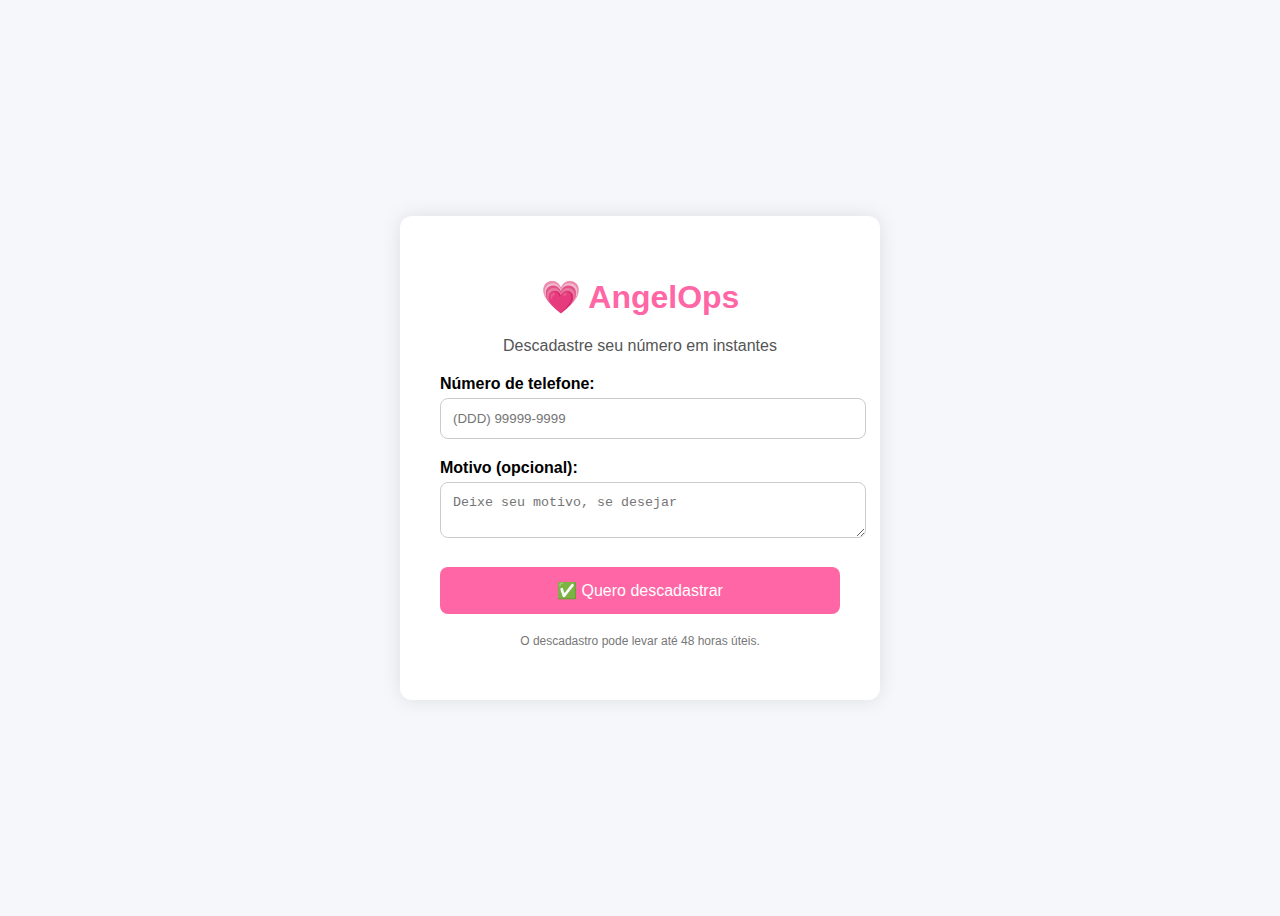
<file: unsubscribe.html>
<!DOCTYPE html>
<html lang="pt-BR">
<head>
  <meta charset="UTF-8" />
  <meta name="viewport" content="width=device-width, initial-scale=1.0"/>
  <title>Descadastrar meu número | AngelOps</title>
  <style>
    body {
      font-family: 'Arial', sans-serif;
      background-color: #f5f7fa;
      display: flex;
      justify-content: center;
      align-items: center;
      height: 100vh;
    }
    .container {
      background: #fff;
      padding: 40px;
      border-radius: 12px;
      box-shadow: 0 0 20px rgba(0,0,0,0.1);
      max-width: 400px;
      width: 100%;
    }
    h1 {
      text-align: center;
      color: #ff66a5;
    }
    p {
      text-align: center;
      color: #555;
    }
    label {
      display: block;
      margin-top: 20px;
      font-weight: bold;
    }
    input, textarea {
      width: 100%;
      padding: 12px;
      margin-top: 5px;
      border: 1px solid #ccc;
      border-radius: 8px;
    }
    button {
      margin-top: 25px;
      width: 100%;
      padding: 14px;
      background: #ff66a5;
      color: #fff;
      border: none;
      border-radius: 8px;
      font-size: 16px;
      cursor: pointer;
    }
    button:hover {
      background: #ff4485;
    }
  </style>
</head>
<body>
  <div class="container">
    <h1>💗 AngelOps</h1>
    <p>Descadastre seu número em instantes</p>
    <form action="YOUR_GOOGLE_FORM_ACTION_URL" method="POST">
      <label for="phone">Número de telefone:</label>
      <input type="tel" id="phone" name="entry.YOUR_PHONE_ENTRY_ID" placeholder="(DDD) 99999-9999" required>

      <label for="reason">Motivo (opcional):</label>
      <textarea id="reason" name="entry.YOUR_REASON_ENTRY_ID" placeholder="Deixe seu motivo, se desejar"></textarea>

      <button type="submit">✅ Quero descadastrar</button>
    </form>
    <p style="margin-top:20px; font-size:12px; color:#777;">O descadastro pode levar até 48 horas úteis.</p>
  </div>
</body>
</html>
</file>
